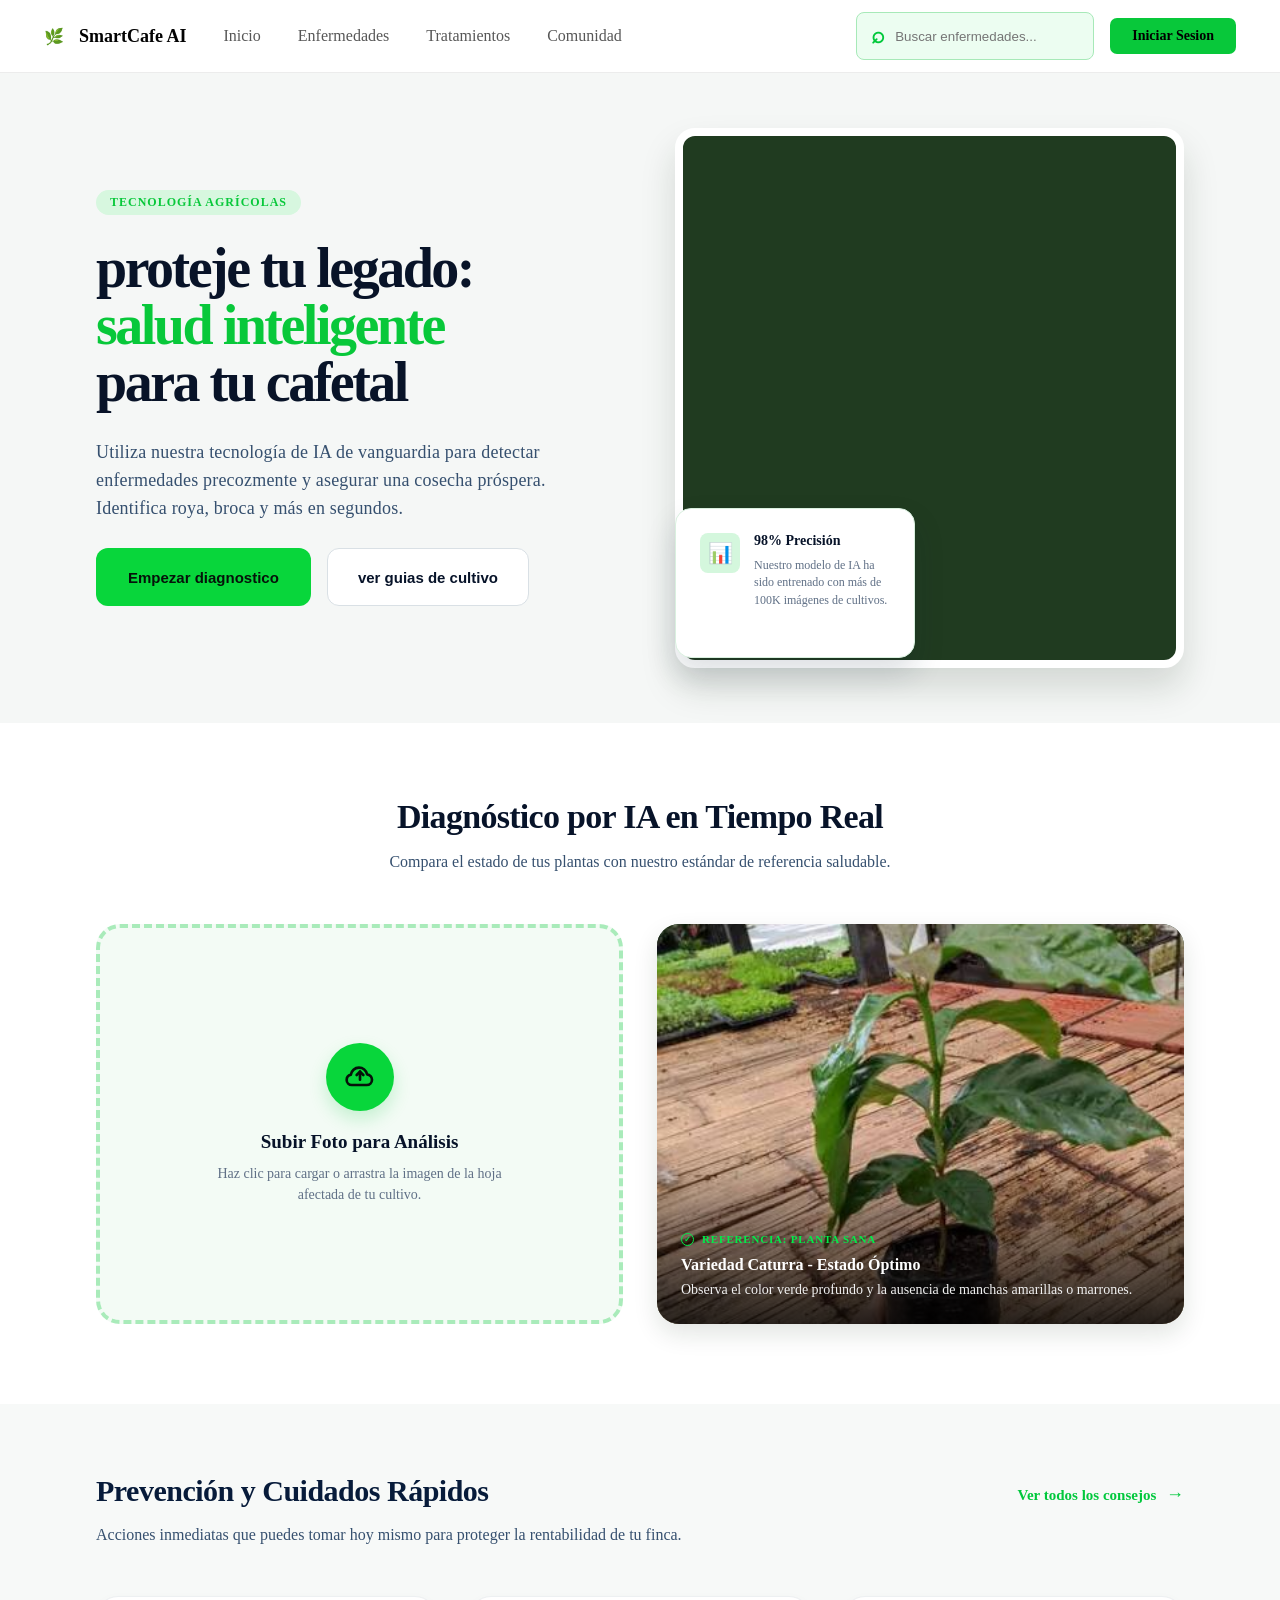
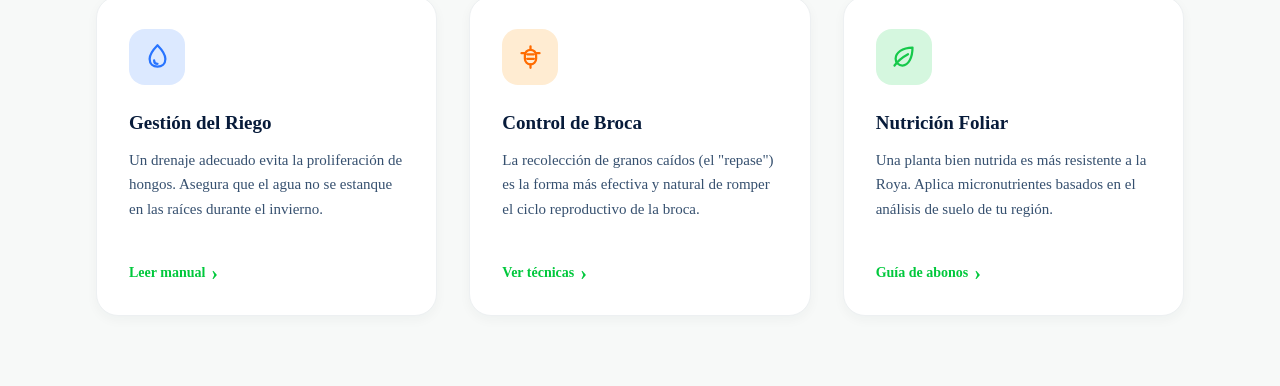
<file: templates/index.html>
<!DOCTYPE html>
<html lang="en">

<head>
    <meta charset="UTF-8">
    <meta name="viewport" content="width=device-width, initial-scale=1.0">
    <title>Document</title>
    <link rel="stylesheet" href="/static/index.css">
</head>

<body>

    <!--ESTE ES EL MENU DE NAVEGACION-->
    <header class="navbar">
        <div class="logo">
            <span class="logo-icono">🌿</span>
            <a class="logo-nombre" href="index.html">SmartCafe AI</span>
        </div>

        <nav class="menu">
            <a class="menu-acciones" href="#">Inicio</a>
            <a class="menu-acciones" href="plagas">Enfermedades</a>
            <a class="menu-acciones" href="tratamientos">Tratamientos</a>
            <a class="menu-acciones" href="foro">Comunidad</a>
        </nav>

        <div class="acciones">
            <div class="btn-buscar">
                <span>⌕</span>
                <input class="letra-del-buscador" type="text" placeholder="Buscar enfermedades...">
            </div>

            <a class="btn-login" href="login">Iniciar Sesion</a>
        </div>
    </header>
    <!-- =========================================
         HERO / PARTE PRINCIPAL
    ========================================== -->

    <main class="hero">

        <section class="contenido-principal">

            <div class="caja-hija">

                <span class="etiqueta-principal">
                    TECNOLOGÍA AGRÍCOLAS
                </span>


                <h1>
                    proteje tu legado: <br>

                    <span>
                        salud inteligente
                    </span>

                    <br>

                    para tu cafetal
                </h1>


                <p class="descripcion-principal">

                    Utiliza nuestra tecnología de IA de vanguardia para
                    detectar enfermedades precozmente y asegurar una
                    cosecha próspera. Identifica roya, broca y más en
                    segundos.

                </p>

            </div>


            <div class="btn-pagina-1">

                <button class="btn-1">
                    Empezar diagnostico
                </button>


                <button class="btn-2">

                    ver guias de cultivo

                </button>

            </div>

        </section>



        <!-- =========================================
             PARTE VISUAL
        ========================================== -->

        <section class="visual">


            <div class="imagen-cultivo">

                <!--
                    AQUI VOY A COLOCAR LA IMAGEN
                    MAS TARDE CUANDO ENCUENTRE
                    UNA QUE QUEDE PERFECTA
                -->

            </div>



            <!-- TARJETA DE PRECISIÓN -->

            <div class="tarjeta">


                <div class="icono-tarjeta">
                    📊
                </div>


                <div class="info-tarjeta">

                    <h3>
                        98% Precisión
                    </h3>


                    <p>

                        Nuestro modelo de IA ha sido
                        entrenado con más de 100K
                        imágenes de cultivos.

                    </p>

                </div>


            </div>

        </section>

    </main>

    <!-- =========================================
         DIAGNOSTICO POR IA
    ========================================== -->

    <section class="diagnostico">

        <!-- ENCABEZADO -->

        <div class="diagnostico-header">

            <h2>
                Diagnóstico por IA en Tiempo Real
            </h2>

            <p>
                Compara el estado de tus plantas con nuestro estándar
                de referencia saludable.
            </p>

        </div>


        <!-- CONTENIDO -->

        <div class="diagnostico-contenido">


            <!-- =================================
             ZONA PARA SUBIR FOTO PARA ESCANEO
        ================================== -->

            <div class="subir-foto">

                <div class="icono-subir">

                    <svg viewBox="0 0 24 24" fill="none" xmlns="http://www.w3.org/2000/svg">

                        <path
                            d="M7 18H17C19.2 18 21 16.2 21 14C21 11.9 19.4 10.2 17.3 10C16.7 7.1 14.2 5 11.2 5C8.1 5 5.5 7.3 5.1 10.3C3.3 10.7 2 12.3 2 14.2C2 16.3 3.7 18 5.8 18H7Z"
                            stroke="currentColor" stroke-width="2" stroke-linecap="round" stroke-linejoin="round" />

                        <path d="M12 14V8" stroke="currentColor" stroke-width="2" stroke-linecap="round" />

                        <path d="M9.5 10.5L12 8L14.5 10.5" stroke="currentColor" stroke-width="2" stroke-linecap="round"
                            stroke-linejoin="round" />

                    </svg>

                </div>


                <h3>
                    Subir Foto para Análisis
                </h3>


                <p>
                    Haz clic para cargar o arrastra la imagen
                    de la hoja afectada de tu cultivo.
                </p>

            </div>



            <!-- =================================
             IMAGEN DE REFERENCIA
        ================================== -->

            <div class="referencia">

                <!--
                Más adelante puedes colocar
                aquí la imagen real del cafetal.
            -->

                <div class="imagen-referencia">

                    <img src="/static/imagenes/cafe sano.jpg" alt="Planta de café saludable">

                </div>


                <!-- INFORMACIÓN SOBRE LA IMAGEN -->

                <div class="referencia-info">

                    <span class="referencia-etiqueta">

                        <span class="circulo-verde">
                            ✓
                        </span>

                        REFERENCIA: PLANTA SANA

                    </span>


                    <h3>
                        Variedad Caturra - Estado Óptimo
                    </h3>


                    <p>
                        Observa el color verde profundo y la ausencia
                        de manchas amarillas o marrones.
                    </p>

                </div>

            </div>

        </div>

    </section>

    <!-- =========================================
         PREVENCIÓN Y CUIDADOS RÁPIDOS
    ========================================== -->

    <section class="consejos">


        <!-- ENCABEZADO -->

        <div class="consejos-header">

            <div>

                <h2>
                    Prevención y Cuidados Rápidos
                </h2>


                <p>

                    Acciones inmediatas que puedes tomar hoy mismo
                    para proteger la rentabilidad de tu finca.

                </p>

            </div>


            <a href="#" class="ver-todos">

                Ver todos los consejos

                <span>
                    →
                </span>

            </a>

        </div>



        <!-- TARJETAS -->

        <div class="consejos-grid">


            <!-- =================================
                 TARJETA 1
            ================================== -->

            <article class="consejo-card">


                <div class="icono icono-azul">

                    <!-- ICONO SVG DE AGUA -->

                    <svg viewBox="0 0 24 24" fill="none" xmlns="http://www.w3.org/2000/svg">

                        <path d="M12 2C12 2 5 9.2 5 14.2C5 18.5 8.1 21 12 21C15.9 21 19 18.5 19 14.2C19 9.2 12 2 12 2Z"
                            stroke="currentColor" stroke-width="2" stroke-linecap="round" stroke-linejoin="round" />

                        <path d="M9 15.5C9 17.2 10.3 18.5 12 18.5" stroke="currentColor" stroke-width="2"
                            stroke-linecap="round" />

                    </svg>

                </div>


                <h3>
                    Gestión del Riego
                </h3>


                <p>

                    Un drenaje adecuado evita la proliferación
                    de hongos. Asegura que el agua no se estanque
                    en las raíces durante el invierno.

                </p>


                <a href="#" class="card-link">

                    Leer manual

                    <span>
                        ›
                    </span>

                </a>

            </article>
            <!-- =================================
                 TARJETA 2
            ================================== -->

            <article class="consejo-card">


                <div class="icono icono-naranja">

                    <!-- ICONO SVG DE INSECTO -->

                    <svg viewBox="0 0 24 24" fill="none" xmlns="http://www.w3.org/2000/svg">

                        <rect x="7" y="6" width="10" height="13" rx="5" stroke="currentColor" stroke-width="2" />


                        <path d="M9 10H15" stroke="currentColor" stroke-width="2" stroke-linecap="round" />


                        <path d="M9 14H15" stroke="currentColor" stroke-width="2" stroke-linecap="round" />


                        <path d="M12 3V6" stroke="currentColor" stroke-width="2" stroke-linecap="round" />


                        <path d="M12 19V22" stroke="currentColor" stroke-width="2" stroke-linecap="round" />


                        <path d="M7 9H4" stroke="currentColor" stroke-width="2" stroke-linecap="round" />


                        <path d="M17 9H20" stroke="currentColor" stroke-width="2" stroke-linecap="round" />

                    </svg>

                </div>


                <h3>
                    Control de Broca
                </h3>


                <p>

                    La recolección de granos caídos (el "repase")
                    es la forma más efectiva y natural de romper
                    el ciclo reproductivo de la broca.

                </p>


                <a href="#" class="card-link">

                    Ver técnicas

                    <span>
                        ›
                    </span>

                </a>

            </article>
            <!-- =================================
                 TARJETA 3
            ================================== -->

            <article class="consejo-card">


                <div class="icono icono-verde">

                    <!-- ICONO SVG DE HOJA -->

                    <svg viewBox="0 0 24 24" fill="none" xmlns="http://www.w3.org/2000/svg">

                        <path d="M20 4C11 4 5 8.5 5 14C5 17.3 7.7 20 11 20C16.5 20 20 13 20 4Z" stroke="currentColor"
                            stroke-width="2" stroke-linecap="round" stroke-linejoin="round" />


                        <path d="M4 20C7 16 10.5 13 16 10" stroke="currentColor" stroke-width="2"
                            stroke-linecap="round" />

                    </svg>

                </div>


                <h3>
                    Nutrición Foliar
                </h3>


                <p>

                    Una planta bien nutrida es más resistente
                    a la Roya. Aplica micronutrientes basados
                    en el análisis de suelo de tu región.

                </p>


                <a href="#" class="card-link">

                    Guía de abonos

                    <span>
                        ›
                    </span>

                </a>

            </article>


        </div>

    </section>

</body>

</html>
</file>
<file: static/index.css>
/*Estas lineas son para reiniciar todo el css y que no tenga configuracion por defecto*/
*, *::before, *::after {
  box-sizing: border-box;
  margin: 0;
  padding: 0;
}

/*Barra De Navegacion*/
.navbar {
    display: flex;
    align-items: center;
    height: 73px;
    padding: 0 44px;
    border-bottom: 1px solid rgb(236, 236, 236);
}

/*esto basicamente es para el logo que aparece al lado del nombre del software en la pagina principal*/
.logo {
    display: flex;
    align-items: center;
    gap: 15px;
}
/*el nombre del software en la parte superior izquierda en la pagina principal*/
.logo-nombre {
    text-decoration: none;
    color: #020202;
    font-size: 18px;
    font-weight: 700;
}
/*esto es para centrar las 4 opciones de navegacion del menu*/
.menu {
    display: flex;
    align-items: center;
    gap: 37px;
}
/*color y quitar la decoracion a las 4 opciones para que se vea mas bonito*/
.menu-acciones {
    color: rgb(87, 87, 87);
    text-decoration: none;
}
/*este es el apartado o el input de busqueda y su configuracion al lado del boton de iniciar sesion*/
.btn-buscar {
    width: 238px;
    height: 48px;
    display: flex;
    align-items: center;
    gap: 10px;
    padding: 0 14px;
    background-color: #ecfdf1;
    border: 1px solid #a7e9b8;
    border-radius: 8px;
}
/*configurar la tipografia de letra y colores de el input de busqueda */
.btn-buscar input {
   background: transparent; 
   color: rgb(87, 87, 87);  
   border: none;
}
/*este es la configuracion de la lupita que esta dentro del buscador*/
.btn-buscar span {
    color: #00c83a;
    font-size: 23px;
    font-weight: bold;
}

/*este es el contenedor para ordenar que el boton de busqueda y el de inicio de sesion queden uo al lado del otro*/ 
.acciones {
    display: flex;
    align-items: center;
    gap: 16px;
    margin-left: auto;
}
/*este es el boton de inicio de sesion y su configuracion*/
.btn-login {
    height: 36px;
    padding: 9.5px 22px;
    border: none;
    border-radius: 7px;
    background-color: #08c83a;
    color: #000000;
    font-size: 14px;
    font-weight: 700;
    text-decoration: none;
    cursor: pointer;
}

/* =========================================
   HERO
========================================= */
.hero {
    display: flex;
    align-items: center;
    padding: 55px 7.5%;
    background: #f5f7f6;
}


/* =========================================
   HERO - SECCIÓN PRINCIPAL
========================================= */
.hero {
    min-height: 600px;
    display: flex;
    align-items: center;
    gap: 70px;
    padding: 55px 7.5%;
    background: #f5f7f6;
}

/* =========================================
   PARTE IZQUIERDA
========================================= */
.contenido-principal {
    flex: 1;
    max-width: 600px;
    display: flex;
    flex-direction: column;
}


/* Contenedor del texto */
.caja-hija {
    width: 100%;
}

/* =========================================
   ETIQUETA VERDE
========================================= */

.etiqueta-principal {
    display: inline-block;
    padding: 5px 14px;
    margin-bottom: 25px;
    background: #d7f7df;
    color: #08c83a;
    border-radius: 20px;
    font-size: 12px;
    font-weight: 800;
    letter-spacing: 1px;
}

/* =========================================
   TÍTULO PRINCIPAL
========================================= */

.caja-hija h1 {
    margin: 0;
    color: #081328;
    font-size: 56px;
    line-height: 1.02;
    letter-spacing: -2.5px;
    font-weight: 900;
}

/* Parte verde del título */
.caja-hija h1 span {
    color: #08c83a;
}

/* =========================================
   DESCRIPCIÓN
========================================= */

.descripcion-principal {
    max-width: 540px;
    margin-top: 28px;
    color: #36506f;
    font-size: 18px;
    line-height: 1.55;
    letter-spacing: 0.2px;
}

/* =========================================
   BOTONES
======================================== */

.btn-pagina-1 {
    display: flex;
    align-items: center;
    gap: 16px;
    margin-top: 25px;
}

/* Botón diagnóstico */

.btn-1 {
    height: 58px;
    padding: 0 32px;
    border: none;
    border-radius: 12px;
    background: #08d63b;
    color: #06120a;
    font-size: 15px;
    font-weight: 800;
    cursor: pointer;
    transition: all 0.2s ease;
}

.btn-1:hover {
    background: #06bd34;
    transform: translateY(-2px);
    box-shadow: 0 8px 18px rgba(8, 200, 58, 0.20);
}

/* Botón guías */

.btn-2 {
    height: 58px;
    padding: 0 30px;
    border: 1px solid #d9e0e5;
    border-radius: 12px;
    background: #ffffff;
    color: #071329;
    font-size: 15px;
    font-weight: 800;
    cursor: pointer;
    transition: all 0.2s ease;
}

.btn-2:hover {
    border-color: #08c83a;
    transform: translateY(-2px);
    box-shadow: 0 8px 18px rgba(20, 40, 60, 0.08);
}



/* =========================================
   PARTE DERECHA
========================================= */

.visual {
    position: relative;
    flex: 1;
    min-height: 540px;
    display: flex;
    align-items: center;
    justify-content: center;
}


/* =========================================
   IMAGEN / ESPACIO DE LA IMAGEN
========================================= */
.imagen-cultivo {
    width: 100%;
    max-width: 550px;
    height: 540px;
    border-radius: 20px;
    background: #203b20;
    border: 8px solid #ffffff;
    box-shadow:
        0 20px 35px rgba(20, 40, 20, 0.15);
    overflow: hidden;
}

/* =========================================
   TARJETA DE PRECISIÓN
========================================= */

.tarjeta {
    position: absolute;
    left: 0;
    bottom: 10px;
    width: 240px;
    min-height: 150px;
    padding: 24px;
    display: flex;
    gap: 14px;
    background: #ffffff;
    border: 1px solid #d9f0df;
    border-radius: 16px;
    box-shadow:
        0 15px 30px rgba(20, 40, 60, 0.15);
    z-index: 5;
}

/* =========================================
   ICONO DE LA TARJETA
========================================= */

.icono-tarjeta {
    width: 40px;
    height: 40px;
    min-width: 40px;
    display: flex;
    align-items: center;
    justify-content: center;
    border-radius: 8px;
    background: #d4f7dd;
    color: #08c83a;
    font-size: 20px;
    font-weight: 800;
}

/* =========================================
   INFORMACIÓN DE LA TARJETA
========================================= */

.info-tarjeta {
    flex: 1;
}

.info-tarjeta h3 {
    margin-bottom: 8px;
    color: #071329;
    font-size: 14px;
    font-weight: 800;
}

.info-tarjeta p {
    color: #607086;
    font-size: 12px;
    line-height: 1.45;
}

/* =========================================
   RESPONSIVE - TABLET
========================================= */

@media (max-width: 1100px) {
    .hero {
        gap: 40px;
        padding: 50px 5%;
    }
    .caja-hija h1 {
        font-size: 48px;
    }
    .visual {
        min-height: 480px;
    }

    .imagen-cultivo {
        height: 480px;
    }
}

/* =========================================
   RESPONSIVE - CELULAR
========================================= */

@media (max-width: 800px) {
    .hero {
        flex-direction: column;
        padding: 50px 25px;
        gap: 50px;
    }

    .contenido-principal {
        max-width: 100%;
    }
    .caja-hija h1 {
        font-size: 44px;
        letter-spacing: -1.5px;
    }

    .descripcion-principal {
        font-size: 16px;
    }

    .visual {
        width: 100%;
        min-height: 450px;
    }

    .imagen-cultivo {
        width: 100%;
        height: 450px;
    }

    .tarjeta {
        left: 20px;
        bottom: 0;
    }
}

/* =========================================
   CELULARES PEQUEÑOS
========================================= */

@media (max-width: 500px) {

    .hero {
        padding: 40px 20px;
    }

    .caja-hija h1 {
        font-size: 38px;
        line-height: 1.05;
    }

    .btn-pagina-1 {
        flex-direction: column;
        align-items: stretch;
    }

    .btn-1,
    .btn-2 {
        width: 100%;
    }

    .visual {
        min-height: 390px;
    }

    .imagen-cultivo {
        height: 390px;
    }

    .tarjeta {
        width: 220px;
        padding: 18px;
    }
}
/* =========================================
   DIAGNÓSTICO POR IA
========================================= */

.diagnostico {
    width: 100%;

    padding: 75px 7.5% 80px;

    background: #ffffff;
}


/* =========================================
   ENCABEZADO
========================================= */

.diagnostico-header {
    text-align: center;

    margin-bottom: 50px;
}


.diagnostico-header h2 {
    margin-bottom: 14px;

    color: #071329;

    font-size: 34px;

    font-weight: 800;

    letter-spacing: -0.7px;
}


.diagnostico-header p {
    color: #36506f;

    font-size: 16px;

    line-height: 1.5;
}


/* =========================================
   CONTENIDO
========================================= */

.diagnostico-contenido {
    display: grid;

    grid-template-columns: 1fr 1fr;

    gap: 34px;

    max-width: 1150px;

    margin: 0 auto;
}


/* =========================================
   ZONA SUBIR FOTO
========================================= */

.subir-foto {
    min-height: 400px;

    display: flex;

    flex-direction: column;

    align-items: center;

    justify-content: center;

    text-align: center;

    padding: 40px;

    background: #f3fbf5;

    border: 4px dashed #a9ebba;

    border-radius: 24px;

    cursor: pointer;

    transition: 0.25s ease;
}


.subir-foto:hover {
    background: #edf9f0;

    border-color: #08c83a;
}


/* =========================================
   ICONO SUBIR
========================================= */

.icono-subir {
    width: 68px;

    height: 68px;

    display: flex;

    align-items: center;

    justify-content: center;

    margin-bottom: 20px;

    border-radius: 50%;

    background: #08d63b;

    color: #06120a;

    box-shadow:
        0 8px 18px rgba(8, 200, 58, 0.20);
}


.icono-subir svg {
    width: 32px;

    height: 32px;
}


/* =========================================
   TEXTO SUBIR FOTO
========================================= */

.subir-foto h3 {
    margin-bottom: 10px;

    color: #071329;

    font-size: 19px;

    font-weight: 800;
}


.subir-foto p {
    max-width: 330px;

    color: #607086;

    font-size: 14px;

    line-height: 1.5;
}


/* =========================================
   TARJETA DE REFERENCIA
========================================= */

.referencia {
    position: relative;

    min-height: 400px;

    overflow: hidden;

    border-radius: 22px;

    background: #243c23;

    box-shadow:
        0 10px 25px rgba(20, 40, 20, 0.12);
}


/* =========================================
   IMAGEN
========================================= */

.imagen-referencia {
    position: absolute;

    inset: 0;

    width: 100%;

    height: 100%;
}


.imagen-referencia img {
    width: 100%;

    height: 100%;

    display: block;

    object-fit: cover;

    object-position: center;
}


/* Oscurecer la parte inferior */

.referencia::after {
    content: "";

    position: absolute;

    left: 0;

    right: 0;

    bottom: 0;

    height: 45%;

    background: linear-gradient(
        to bottom,
        transparent,
        rgba(0, 0, 0, 0.82)
    );

    z-index: 1;
}


/* =========================================
   INFORMACIÓN DE REFERENCIA
========================================= */

.referencia-info {
    position: absolute;

    left: 24px;

    right: 24px;

    bottom: 24px;

    z-index: 2;

    color: #ffffff;
}


.referencia-etiqueta {
    display: flex;

    align-items: center;

    gap: 8px;

    margin-bottom: 10px;

    color: #00ed4a;

    font-size: 11px;

    font-weight: 800;

    letter-spacing: 0.8px;
}


.circulo-verde {
    width: 13px;

    height: 13px;

    display: inline-flex;

    align-items: center;

    justify-content: center;

    border: 1px solid #00ed4a;

    border-radius: 50%;

    font-size: 8px;
}


.referencia-info h3 {
    margin-bottom: 6px;

    color: #ffffff;

    font-size: 16px;

    font-weight: 800;
}


.referencia-info p {
    max-width: 480px;

    color: #f1f1f1;

    font-size: 14px;

    line-height: 1.45;
}


/* =========================================
   RESPONSIVE
========================================= */

@media (max-width: 900px) {

    .diagnostico {
        padding: 60px 5%;
    }


    .diagnostico-contenido {
        grid-template-columns: 1fr;
    }


    .subir-foto,
    .referencia {
        min-height: 380px;
    }

}


@media (max-width: 500px) {

    .diagnostico {
        padding: 50px 20px;
    }


    .diagnostico-header h2 {
        font-size: 27px;
    }


    .diagnostico-header p {
        font-size: 14px;
    }


    .subir-foto {
        min-height: 340px;

        padding: 25px;
    }


    .referencia {
        min-height: 340px;
    }


    .referencia-info {
        left: 18px;

        right: 18px;

        bottom: 18px;
    }

}

/* =========================================
   PREVENCIÓN Y CUIDADOS RÁPIDOS
========================================= */

.consejos {
    width: 100%;
    padding: 70px 7.5%;
    background: #f7f9f8;
}


/* =========================================
   ENCABEZADO DE CONSEJOS
========================================= */

.consejos-header {
    display: flex;
    justify-content: space-between;
    align-items: flex-start;
    gap: 40px;
    margin-bottom: 48px;
}


/* Título */

.consejos-header h2 {
    margin-bottom: 14px;
    color: #071b3a;
    font-size: 30px;
    font-weight: 800;
    letter-spacing: -0.5px;
}

/* Descripción */
.consejos-header p {
    max-width: 680px;
    color: #36506f;
    font-size: 16px;
    line-height: 1.6;
}

/* =========================================
   ENLACE "VER TODOS"
========================================= */

.ver-todos {
    margin-top: 10px;
    color: #00c83c;
    text-decoration: none;
    font-size: 15px;
    font-weight: 700;
    white-space: nowrap;
    transition: 0.2s ease;
}

.ver-todos span {
    margin-left: 6px;
    font-size: 18px;
}

.ver-todos:hover {
    color: #009f30;
    transform: translateX(3px);
}

/* =========================================
   GRID DE TARJETAS
========================================= */

.consejos-grid {
    display: grid;
    grid-template-columns: repeat(3, 1fr);
    gap: 32px;
}

/* =========================================
   TARJETAS
========================================= */

.consejo-card {
    min-height: 320px;
    padding: 32px;
    background: #ffffff;
    border: 1px solid #edf0f2;
    border-radius: 22px;
    box-shadow: 0 4px 12px rgba(20, 40, 60, 0.04);
    display: flex;
    flex-direction: column;
    transition: 0.25s ease;
}

/* Efecto al pasar el mouse */

.consejo-card:hover {
    transform: translateY(-5px);
    box-shadow: 0 15px 30px rgba(20, 40, 60, 0.10);
}

/* =========================================
   ICONOS SVG
========================================= */

.icono {
    width: 56px;
    height: 56px;
    display: flex;
    align-items: center;
    justify-content: center;
    border-radius: 16px;
    margin-bottom: 27px;
}

/* Tamaño de los SVG */

.icono svg {
    width: 27px;
    height: 27px;
}

/* Icono azul */

.icono-azul {
    background: #dce9ff;
    color: #2874ff;
}

/* Icono naranja */

.icono-naranja {
    background: #ffecd2;
    color: #ff6b00;
}

/* Icono verde */

.icono-verde {
    background: #d5f7df;
    color: #16c94b;
}

/* =========================================
   TEXTO DE LAS TARJETAS
========================================= */

.consejo-card h3 {
    margin-bottom: 14px;
    color: #071b3a;
    font-size: 19px;
    font-weight: 800;
}


.consejo-card p {
    color: #36506f;
    font-size: 15px;
    line-height: 1.65;
}


/* =========================================
   ENLACES DE LAS TARJETAS
========================================= */

.card-link {
    display: inline-flex;
    align-items: center;
    gap: 6px;
    margin-top: auto;
    padding-top: 25px;
    color: #00c83c;
    text-decoration: none;
    font-size: 14px;
    font-weight: 700;
    transition: 0.2s ease;
}

.card-link span {
    font-size: 20px;
    line-height: 1;
}

.card-link:hover {
    color: #009f30;
    transform: translateX(3px);
}

/* =========================================
   RESPONSIVE - TABLETS
========================================= */

@media (max-width: 900px) {
    .consejos {
        padding: 55px 5%;
    }

    .consejos-header {
        flex-direction: column;
        margin-bottom: 35px;
    }
    .consejos-grid {
        grid-template-columns: 1fr;
    }
}

/* =========================================
   RESPONSIVE - CELULARES
========================================= */
@media (max-width: 500px) {
    .consejos {
        padding: 45px 20px;
    }
    .consejos-header h2 {
        font-size: 25px;
    }
    .consejos-header p {
        font-size: 14px;
    }
    .consejo-card {
        padding: 25px;
    }
}
</file>
